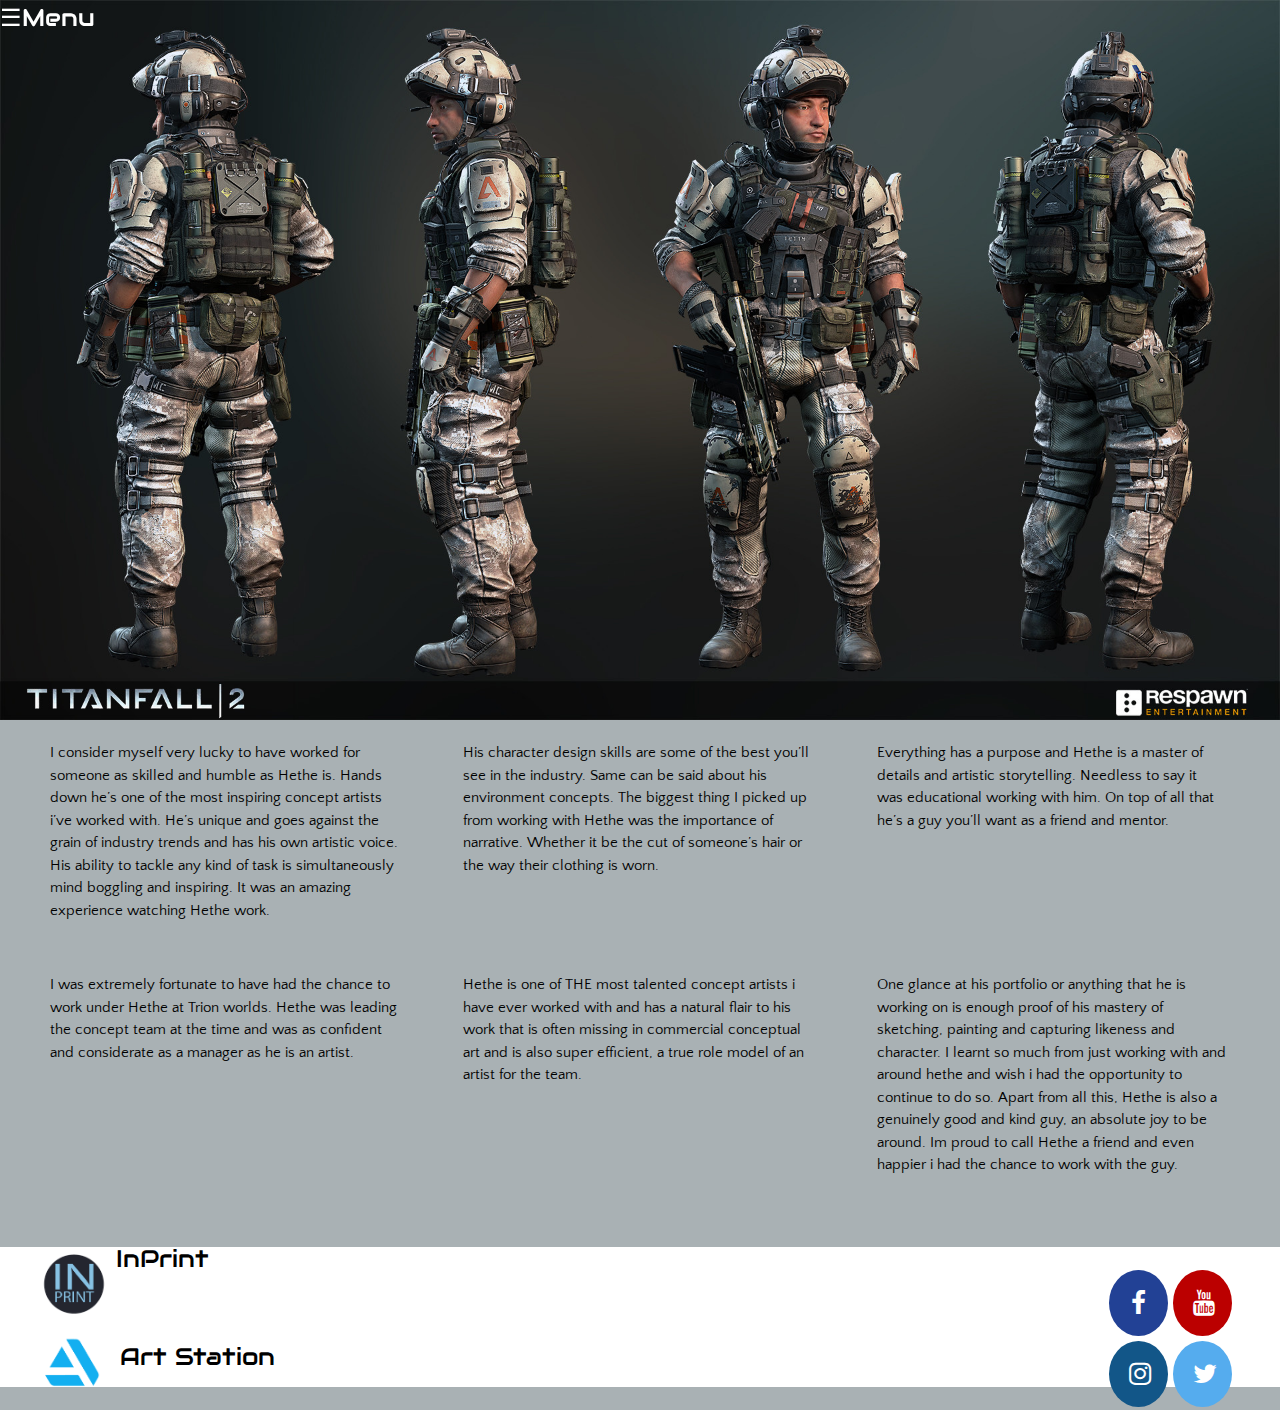
<file: about.html>
<!DOCTYPE html>
<html lang="en">
<head>
    <meta charset="utf-8">
    <meta name="viewport" content="width=device-width, initial-scale=1.0">
    <title>Hethe Srodawa Concepts</title>
    <link rel="stylesheet" href="https://www.w3schools.com/w3css/4/w3.css">
    <link rel="stylesheet" href="css/styles.css">
    <link href="https://fonts.googleapis.com/css?family=Quattrocento+Sans|Audiowide" rel="stylesheet">
    <link rel="stylesheet" href="https://www.w3schools.com/w3css/4/w3.css">
    <link rel="stylesheet" href="https://cdnjs.cloudflare.com/ajax/libs/font-awesome/4.7.0/css/font-awesome.min.css">
</head>

<body>
<div id="mySidenav" class="sidenav">
        <div id="menu">
            <a href="javascript:void(0)" class="closebtn" onclick="closeNav()">&times;</a>
            <a href="index.html">Home</a>
            <a href="about.html">About</a>
            <a href="store.html">Store</a>
            <a href="store.html">Say hi!</a>
            <a href="store.html">Process</a>    
        </div>
    </div>
<div id="mySidenav" class="button" onclick="openNav()" style="cursor:pointer">&#9776;Menu</div>
    <div id="header">
            <img class="mySlides w3-animate-fading" src="img/d953a455e2e645f02417132f3b281d58.jpg">
            <img class="mySlides w3-animate-fading" src="img/red2.jpg">
            <img class="mySlides w3-animate-fading" src="img/gta1.jpg">
            <img class="mySlides w3-animate-fading" src="img/Regie-santiago-kane-knife-pose-1-.jpg">
        </div>
    <div id="main">
        <div id="text">
        <p id="textfield">I consider myself very lucky to have worked for someone as skilled and humble as Hethe is. Hands down he’s one of the most inspiring concept artists i’ve worked with. He’s unique and goes against the grain of industry trends and has his own artistic voice. His ability to tackle any kind of task is simultaneously mind boggling and inspiring. It was an amazing experience watching Hethe work.</p>
        <p id="textfield">His character design skills are some of the best you’ll see in the industry. Same can be said about his environment concepts. The biggest thing I picked up from working with Hethe was the importance of narrative. Whether it be the cut of someone’s hair or the way their clothing is worn.</p>
        <p id="textfield">Everything has a purpose and Hethe is a master of details and artistic storytelling. Needless to say it was educational working with him. On top of all that he’s a guy you’ll want as a friend and mentor.</p>
        <p id="textfield">I was extremely fortunate to have had the chance to work under Hethe at Trion worlds. Hethe was leading the concept team at the time and was as confident and considerate as a manager as he is an artist.</p>
        <p id="textfield">Hethe is one of THE most talented concept artists i have ever worked with and has a natural flair to his work that is often missing in commercial conceptual art and is also super efficient, a true role model of an artist for the team.</p>
        <p id="textfield">One glance at his portfolio or anything that he is working on is enough proof of his mastery of sketching, painting and capturing likeness and character. I learnt so much from just working with and around hethe and wish i had the opportunity to continue to do so. Apart from all this, Hethe is also a genuinely good and kind guy, an absolute joy to be around. Im proud to call Hethe a friend and even happier i had the chance to work with the guy.</p>
        </div>
    </div>
    <div id="feet">
        <div id="first">
            <img src="img/Inprint.png" id="print">
            <a href="https://www.inprnt.com/gallery/hethe/" class="links" id="firstlink">InPrint</a>
        </div>
        <div id="second">
            <img src="img/e46545_6e65aaf9d5324fccbaba3dd5a2601519~mv2.png" id="art">
            <a href="https://www.artstation.com/hethe" class="links" id="secondlink">Art Station</a>
        </div>
        <div id="icon">
            <ul id="icon">
                <a href="#"><li><i class="fa fa-facebook" id="detail"></i></li></a>
                <a href="#"><li><i class="fa fa-youtube" id="detail"></i></li></a>
                <a href="#"><li><i class="fa fa-instagram" id="detail"></i></li></a>
                <a href="#"><li><i class="fa fa-twitter" id="detail"></i></li></a>
            </ul>
        </div>
    </div>
    <script src="js/main.js"></script>
</body>
</html>
</file>
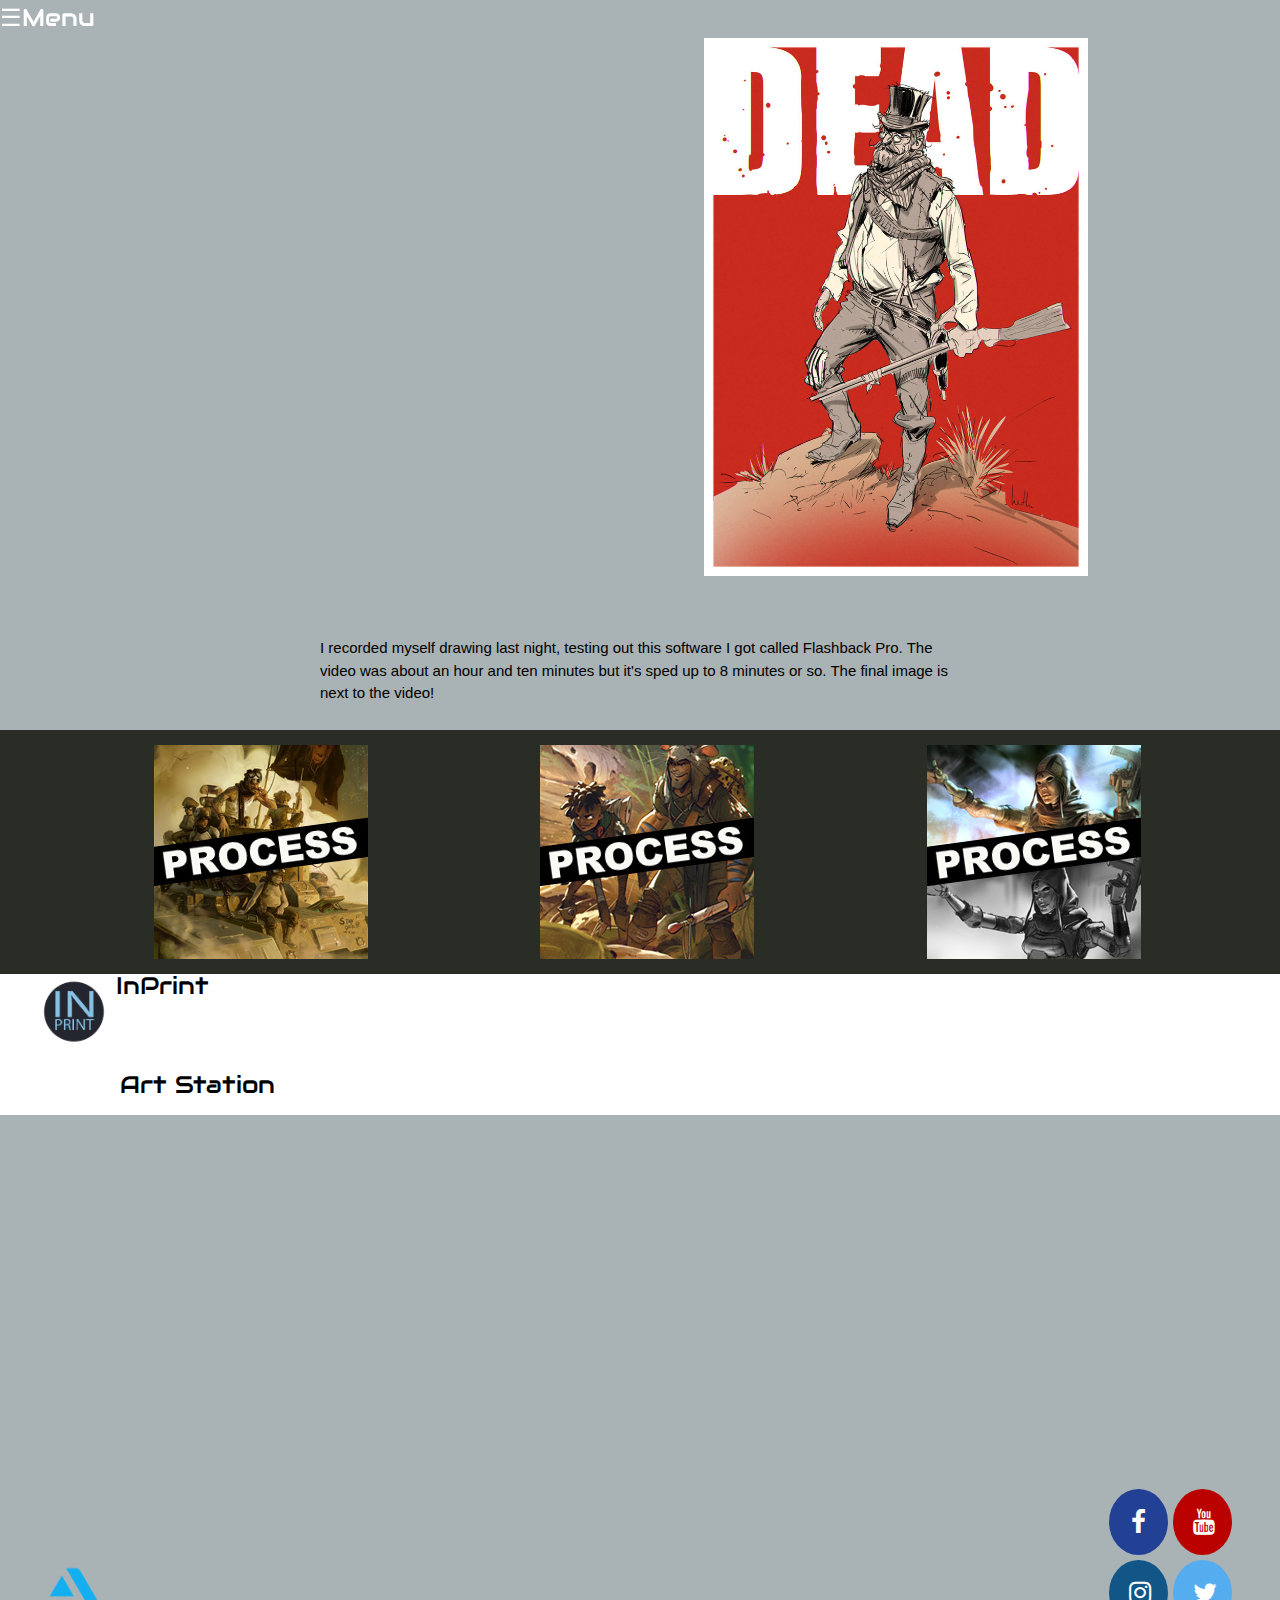
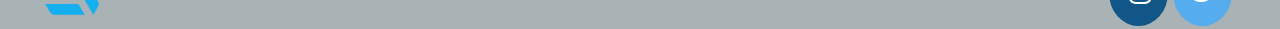
<file: process.html>
<!DOCTYPE html>
<html lang="en">
<head>
    <meta charset="utf-8">
    <meta name="viewport" content="width=device-width, initial-scale=1.0">
    <title>Process</title>
    <link rel="stylesheet" href="css/process.css">
    <link href="https://fonts.googleapis.com/css?family=Quattrocento+Sans|Audiowide" rel="stylesheet">
    <link rel="stylesheet" href="https://www.w3schools.com/w3css/4/w3.css">
    <link rel="stylesheet" href="https://cdnjs.cloudflare.com/ajax/libs/font-awesome/4.7.0/css/font-awesome.min.css">
</head>

<body>
    <div id="mySidenav" class="sidenav">
        <div id="menu">
            <a href="javascript:void(0)" class="closebtn" onclick="closeNav()">&times;</a>
            <a href="#">Home</a>
            <a href="#">About</a>
            <a href="store.html">Store</a>
            <a href="#">Say hi!</a>
            <a href="process.html">Process</a>    
        </div>
    </div>
    <div id="mySidenav" class="button" onclick="openNav()" style="cursor:pointer">&#9776;Menu</div>
    <script src="js/main.js"></script>
    <div id="main2">
    <iframe id="vidred" src="https://www.youtube.com/embed/ZiJaw90y6_k?controls=1" frameborder="0" allowfullscreen></iframe>
    <img src="img/red_dead02.jpg" id="red2">
    <p id="text">I recorded myself drawing last night, testing out this software I got called Flashback Pro. The video was about an hour and ten minutes but it's sped up to 8 minutes or so. The final image is next to the video!</p>
    </div>
    <div id="body2">
        <a href="https://www.hethe.com/faginslotprocess"><img src="img/pro.jpg" class="link"></a>
        <a href="https://www.hethe.com/thehuntprocess"><img src="img/pro2.jpg" class="link"></a>
        <a href="https://www.hethe.com/titanfall2process"><img src="img/tf2pro.jpg" class="link"></a>
    </div>
     <div id="feet">
        <div id="first">
            <img src="img/Inprint.png" id="print">
            <a href="https://www.inprnt.com/gallery/hethe/" class="links" id="firstlink">InPrint</a>
        </div>
        <div id="second">
            <img src="img/e46545_6e65aaf9d5324fccbaba3dd5a2601519~mv2.png" id="art">
            <a href="https://www.artstation.com/hethe" class="links" id="secondlink">Art Station</a>
        </div>
        <div id="icon">
            <ul id="icon">
                <a href="#"><li><i class="fa fa-facebook" id="detail"></i></li></a>
                <a href="#"><li><i class="fa fa-youtube" id="detail"></i></li></a>
                <a href="#"><li><i class="fa fa-instagram" id="detail"></i></li></a>
                <a href="#"><li><i class="fa fa-twitter" id="detail"></i></li></a>
            </ul>
        </div>
    </div>
</body>
</html>
</file>
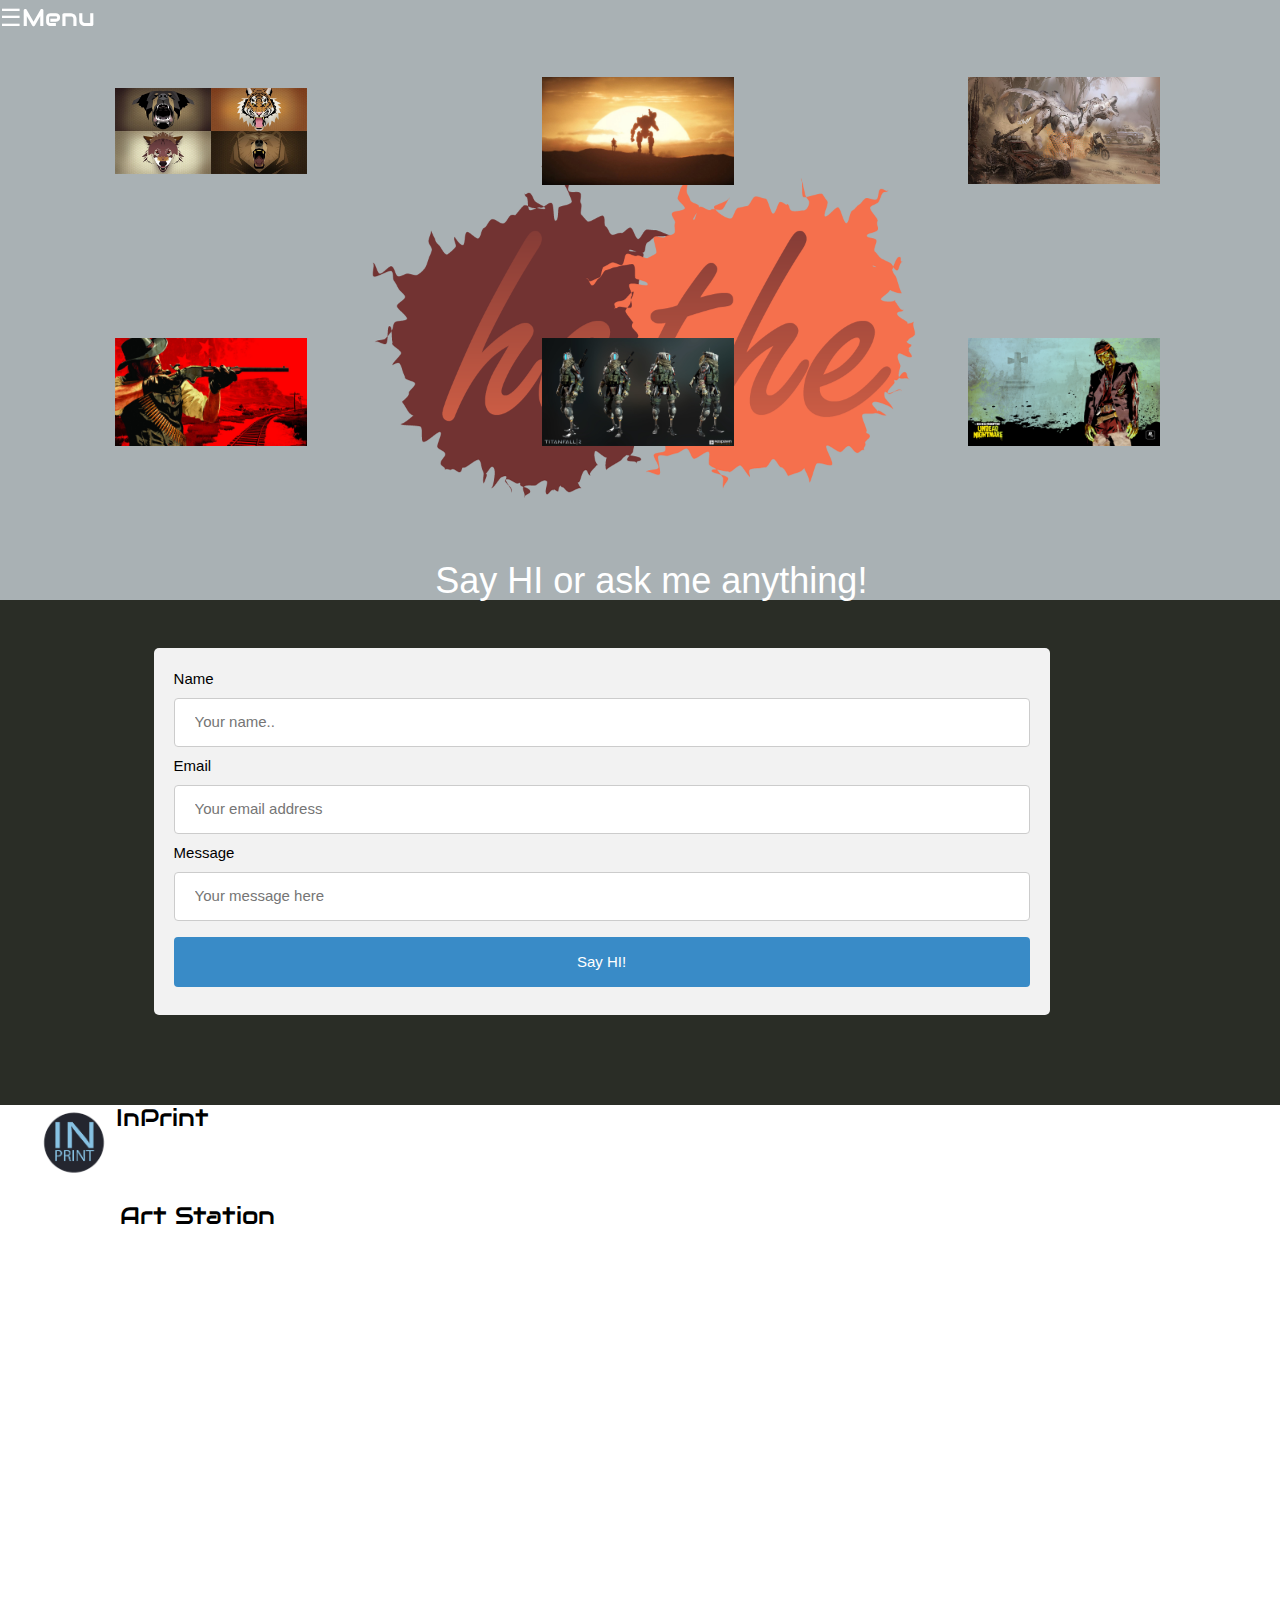
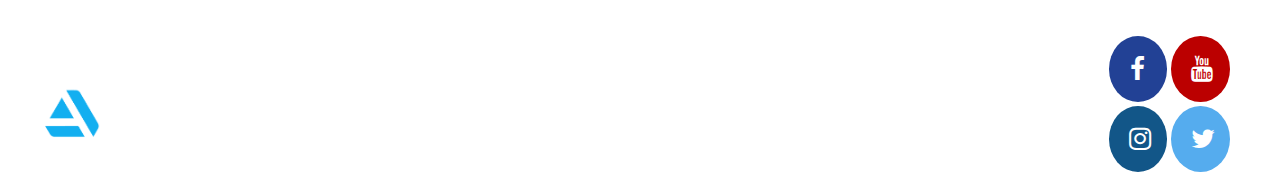
<file: store.html>
<!DOCTYPE html>
<html lang="en">
<head>
    <meta charset="utf-8">
    <meta name="viewport" content="width=device-width, initial-scale=1.0">
    <title>Store</title>
    <link rel="stylesheet" href="css/store.css">
    <link href="https://fonts.googleapis.com/css?family=Quattrocento+Sans|Audiowide" rel="stylesheet">
    <link rel="stylesheet" href="https://www.w3schools.com/w3css/4/w3.css">
    <link rel="stylesheet" href="https://cdnjs.cloudflare.com/ajax/libs/font-awesome/4.7.0/css/font-awesome.min.css">
</head>

<body>
    <div id="mySidenav" class="sidenav">
        <div id="menu">
            <a href="javascript:void(0)" class="closebtn" onclick="closeNav()">&times;</a>
            <a href="index.html">Home</a>
            <a href="about.html">About</a>
            <a href="store.html">Store</a>
            <a href="#">Say hi!</a>
            <a href="process.html">Process</a>    
        </div>
    </div>
    <div id="mySidenav" class="button" onclick="openNav()" style="cursor:pointer">&#9776;Menu</div>
    <div id="main">
        <img class="buy" src="img/hethe-srodawa-czfqhrsweae-fx7.jpg" onclick="onClick(this)" style="cursor:pointer">
        <img class="buy" src="img/titanfall_2_become_one-1920x1080.jpg" onclick="onClick(this)" style="cursor:pointer">
        <img class="buy" src="img/hethe-srodawa-takedown.jpg" onclick="onClick(this)" style="cursor:pointer">
        <img class="buy" src="img/red3.jpg" onclick="onClick(this)" style="cursor:pointer">
        <img class="buy" src="img/Phase_Shift_2.jpg" onclick="onClick(this)" style="cursor:pointer">
        <img class="buy" src="img/red4.jpg" onclick="onClick(this)" style="cursor:pointer">
    </div>
    <div id="modal01" class="w3-modal" onclick="this.style.display='none'">
    <span class="w3-button w3-hover-red w3-xlarge w3-display-topright">&times;</span>
    <div class="w3-modal-content w3-animate-zoom">
    <img id="img01" style="width:100%">
    </div>
    </div>
    <div id="send">
        <h2 id="title">Say HI or ask me anything!</h2>
        <div id="border">
            <form action="/action_page.php">
                <label for="fname">Name</label>
                <input type="text" id="fname" name="firstname" placeholder="Your name..">

                <label for="lname">Email</label>
                <input type="text" id="lname" name="lastname" placeholder="Your email address">

                <label for="country">Message</label>
                <input type="text" id="message" name="message" placeholder="Your message here">
  
                <input type="submit" value="Say HI!">
            </form>
        </div>
            <div id="feet">
        <div id="first">
            <img src="img/Inprint.png" id="print">
            <a href="https://www.inprnt.com/gallery/hethe/" class="links" id="firstlink">InPrint</a>
        </div>
        <div id="second">
            <img src="img/e46545_6e65aaf9d5324fccbaba3dd5a2601519~mv2.png" id="art">
            <a href="https://www.artstation.com/hethe" class="links" id="secondlink">Art Station</a>
        </div>
        <div id="icon">
            <ul id="icon">
                <a href="#"><li><i class="fa fa-facebook" id="detail"></i></li></a>
                <a href="#"><li><i class="fa fa-youtube" id="detail"></i></li></a>
                <a href="#"><li><i class="fa fa-instagram" id="detail"></i></li></a>
                <a href="#"><li><i class="fa fa-twitter" id="detail"></i></li></a>
            </ul>
        </div>
    </div>
    </div>
    <script src="js/main.js"></script>
</body>
</html>
</file>
<file: css/styles.css>
@media screen and (min-width: 768px) {
  /* main body and side-nav */
  /* http://meyerweb.com/eric/tools/css/reset/ 
   v2.0 | 20110126
   License: none (public domain)
*/
  html, body, div, span, applet, object, iframe,
  h1, h2, h3, h4, h5, h6, p, blockquote, pre,
  a, abbr, acronym, address, big, cite, code,
  del, dfn, em, img, ins, kbd, q, s, samp,
  small, strike, strong, sub, sup, tt, var,
  b, u, i, center,
  dl, dt, dd, ol, ul, li,
  fieldset, form, label, legend,
  table, caption, tbody, tfoot, thead, tr, th, td,
  article, aside, canvas, details, embed,
  figure, figcaption, footer, header, hgroup,
  menu, nav, output, ruby, section, summary,
  time, mark, audio, video {
    margin: 0;
    padding: 0;
    border: 0;
    font-size: 100%;
    font: inherit;
    vertical-align: baseline; }
  /* HTML5 display-role reset for older browsers */
  article, aside, details, figcaption, figure,
  footer, header, hgroup, menu, nav, section {
    display: block; }
  body {
    line-height: 1; }
  ol, ul {
    list-style: none; }
  blockquote, q {
    quotes: none; }
  blockquote:before, blockquote:after,
  q:before, q:after {
    content: '';
    content: none; }
  table {
    border-collapse: collapse;
    border-spacing: 0; }
  .sidenav {
    height: 100%;
    width: 0;
    position: fixed;
    z-index: 10;
    top: 0;
    left: 0;
    background-color: #26282d;
    font-family: 'Audiowide', cursive;
    overflow-x: hidden;
    padding-top: 20px;
    -webkit-transition: 0.5s;
    -o-transition: 0.5s;
    transition: 0.5s; }
  .sidenav a {
    padding: 6px 6px 6px 32px;
    text-decoration: none;
    font-size: 25px;
    color: #818181;
    display: block;
    -webkit-transition: 0.3s;
    -o-transition: 0.3s;
    transition: 0.3s; }
  .sidenav a:hover {
    color: #f1f1f1;
    -webkit-transition: 0.5s;
    -o-transition: 0.5s;
    transition: 0.5s; }
  .sidenav .closebtn {
    position: absolute;
    top: 0;
    right: 25px;
    font-size: 36px;
    margin-left: 50px; }
  .button {
    position: fixed;
    z-index: 2;
    color: white;
    font-family: 'Audiowide', cursive;
    font-size: 24px; }
  #feet {
    background-color: white;
    padding-bottom: 2.5%; }
  #art {
    position: absolute;
    width: 5.5%;
    height: auto;
    bottom: -116%;
    left: 3%; }
  #print {
    position: relative;
    width: 5.5%;
    height: auto;
    left: 3%; }
  #icon {
    width: 33%;
    left: 65%;
    position: absolute;
    display: block;
    bottom: -116%; }
  #detail {
    position: relative;
    margin: 2% 2% 2% 2%;
    float: left;
    font-size: 26px; }
  .fa-twitter {
    background: #55ACEE;
    color: white; }
  .fa-facebook {
    background: #224195;
    color: white; }
  .fa-youtube {
    background: #bb0000;
    color: white; }
  .fa-instagram {
    background: #125688;
    color: white; }
  .fa {
    padding: 20px;
    font-size: 30px;
    width: 42%;
    text-align: center;
    text-decoration: none;
    border-radius: 50%;
    -webkit-transition: 0.5s;
    -o-transition: 0.5s;
    transition: 0.5s; }
  .fa:hover {
    opacity: 0.7;
    -webkit-transition: 0.5s;
    -o-transition: 0.5s;
    transition: 0.5s; }
  .links {
    text-decoration: none;
    font-family: 'Audiowide', cursive;
    -webkit-transition: 0.5s;
    -o-transition: 0.5s;
    transition: 0.5s;
    left: 3%;
    font-size: 24px; }
  .links:hover {
    opacity: 0.6;
    -webkit-transition: 0.5s;
    -o-transition: 0.5s;
    transition: 0.5s; }
  #firstlink {
    position: relative;
    left: 41px;
    top: -20px; }
  #secondlink {
    position: relative;
    bottom: -20px;
    left: 120px; }
  #main {
    transition: margin-left .5s;
    -webkit-transition: margin-left .5s;
    -o-transition: margin-left .5s;
    -moz-transition: margin-left .5s;
    padding: 20px;
    /*Same as the width of the sidenav */ }
  body {
    background-image: url("../img/back.png");
    background-size: cover;
    background-repeat: no-repeat;
    background-attachment: inherit; }
  #header {
    z-index: 1; }
  .mySlides {
    width: 100%;
    height: auto; }
  #text {
    width: 100%; }
  #textfield {
    vertical-align: text-top;
    width: 33%;
    display: inline-block;
    padding: 0 30px 50px 30px;
    font-family: 'Quattrocento Sans', sans-serif;
    color: #000; }
  #icon {
    bottom: -255px; }
  #art {
    bottom: -500px; } }
</file>
<file: css/process.css>
/* http://meyerweb.com/eric/tools/css/reset/ 
   v2.0 | 20110126
   License: none (public domain)
*/
html, body, div, span, applet, object, iframe,
h1, h2, h3, h4, h5, h6, p, blockquote, pre,
a, abbr, acronym, address, big, cite, code,
del, dfn, em, img, ins, kbd, q, s, samp,
small, strike, strong, sub, sup, tt, var,
b, u, i, center,
dl, dt, dd, ol, ul, li,
fieldset, form, label, legend,
table, caption, tbody, tfoot, thead, tr, th, td,
article, aside, canvas, details, embed,
figure, figcaption, footer, header, hgroup,
menu, nav, output, ruby, section, summary,
time, mark, audio, video {
  margin: 0;
  padding: 0;
  border: 0;
  font-size: 100%;
  font: inherit;
  vertical-align: baseline; }

/* HTML5 display-role reset for older browsers */
article, aside, details, figcaption, figure,
footer, header, hgroup, menu, nav, section {
  display: block; }

body {
  line-height: 1; }

ol, ul {
  list-style: none; }

blockquote, q {
  quotes: none; }

blockquote:before, blockquote:after,
q:before, q:after {
  content: '';
  content: none; }

table {
  border-collapse: collapse;
  border-spacing: 0; }

.sidenav {
  height: 100%;
  width: 0;
  position: fixed;
  z-index: 10;
  top: 0;
  left: 0;
  background-color: #26282d;
  font-family: 'Audiowide', cursive;
  overflow-x: hidden;
  padding-top: 20px;
  -webkit-transition: 0.5s;
  -o-transition: 0.5s;
  transition: 0.5s; }

.sidenav a {
  padding: 6px 6px 6px 32px;
  text-decoration: none;
  font-size: 25px;
  color: #818181;
  display: block;
  -webkit-transition: 0.3s;
  -o-transition: 0.3s;
  transition: 0.3s; }

.sidenav a:hover {
  color: #f1f1f1;
  -webkit-transition: 0.5s;
  -o-transition: 0.5s;
  transition: 0.5s; }

.sidenav .closebtn {
  position: absolute;
  top: 0;
  right: 25px;
  font-size: 36px;
  margin-left: 50px; }

.button {
  position: fixed;
  z-index: 2;
  color: white;
  font-family: 'Audiowide', cursive;
  font-size: 24px; }

#feet {
  background-color: white;
  padding-bottom: 2.5%; }

#art {
  position: absolute;
  width: 5.5%;
  height: auto;
  bottom: -116%;
  left: 3%; }

#print {
  position: relative;
  width: 5.5%;
  height: auto;
  left: 3%; }

#icon {
  width: 33%;
  left: 65%;
  position: absolute;
  display: block;
  bottom: -116%; }

#detail {
  position: relative;
  margin: 2% 2% 2% 2%;
  float: left;
  font-size: 26px; }

.fa-twitter {
  background: #55ACEE;
  color: white; }

.fa-facebook {
  background: #224195;
  color: white; }

.fa-youtube {
  background: #bb0000;
  color: white; }

.fa-instagram {
  background: #125688;
  color: white; }

.fa {
  padding: 20px;
  font-size: 30px;
  width: 42%;
  text-align: center;
  text-decoration: none;
  border-radius: 50%;
  -webkit-transition: 0.5s;
  -o-transition: 0.5s;
  transition: 0.5s; }

.fa:hover {
  opacity: 0.7;
  -webkit-transition: 0.5s;
  -o-transition: 0.5s;
  transition: 0.5s; }

.links {
  text-decoration: none;
  font-family: 'Audiowide', cursive;
  -webkit-transition: 0.5s;
  -o-transition: 0.5s;
  transition: 0.5s;
  left: 3%;
  font-size: 24px; }

.links:hover {
  opacity: 0.6;
  -webkit-transition: 0.5s;
  -o-transition: 0.5s;
  transition: 0.5s; }

#firstlink {
  position: relative;
  left: 41px;
  top: -20px; }

#secondlink {
  position: relative;
  bottom: -20px;
  left: 120px; }

#main2 {
  width: 100%;
  height: auto;
  top: 10%; }

#red2 {
  width: 30%;
  height: auto;
  position: absolute;
  left: 55%;
  padding-top: 3%; }

#vidred {
  width: 30%;
  height: 605px;
  left: 15%;
  position: relative;
  z-index: 1;
  padding-top: 3%; }

body {
  background-color: #a9b2b4; }

#body2 {
  background-color: #2a2d26;
  z-index: 2; }

.link {
  margin: 15px;
  left: 33%;
  display: inline-block;
  margin-left: 12%; }

#art {
  bottom: -81%; }

#icon {
  bottom: -81%; }

#text {
  padding-top: 2%;
  margin: 0 25% 2% 25%; }
</file>
<file: css/store.css>
@media screen and (min-width: 768px) {
  /* http://meyerweb.com/eric/tools/css/reset/ 
   v2.0 | 20110126
   License: none (public domain)
*/
  html, body, div, span, applet, object, iframe,
  h1, h2, h3, h4, h5, h6, p, blockquote, pre,
  a, abbr, acronym, address, big, cite, code,
  del, dfn, em, img, ins, kbd, q, s, samp,
  small, strike, strong, sub, sup, tt, var,
  b, u, i, center,
  dl, dt, dd, ol, ul, li,
  fieldset, form, label, legend,
  table, caption, tbody, tfoot, thead, tr, th, td,
  article, aside, canvas, details, embed,
  figure, figcaption, footer, header, hgroup,
  menu, nav, output, ruby, section, summary,
  time, mark, audio, video {
    margin: 0;
    padding: 0;
    border: 0;
    font-size: 100%;
    font: inherit;
    vertical-align: baseline; }
  /* HTML5 display-role reset for older browsers */
  article, aside, details, figcaption, figure,
  footer, header, hgroup, menu, nav, section {
    display: block; }
  body {
    line-height: 1; }
  ol, ul {
    list-style: none; }
  blockquote, q {
    quotes: none; }
  blockquote:before, blockquote:after,
  q:before, q:after {
    content: '';
    content: none; }
  table {
    border-collapse: collapse;
    border-spacing: 0; }
  .sidenav {
    height: 100%;
    width: 0;
    position: fixed;
    z-index: 10;
    top: 0;
    left: 0;
    background-color: #26282d;
    font-family: 'Audiowide', cursive;
    overflow-x: hidden;
    padding-top: 20px;
    -webkit-transition: 0.5s;
    -o-transition: 0.5s;
    transition: 0.5s; }
  .sidenav a {
    padding: 6px 6px 6px 32px;
    text-decoration: none;
    font-size: 25px;
    color: #818181;
    display: block;
    -webkit-transition: 0.3s;
    -o-transition: 0.3s;
    transition: 0.3s; }
  .sidenav a:hover {
    color: #f1f1f1;
    -webkit-transition: 0.5s;
    -o-transition: 0.5s;
    transition: 0.5s; }
  .sidenav .closebtn {
    position: absolute;
    top: 0;
    right: 25px;
    font-size: 36px;
    margin-left: 50px; }
  .button {
    position: fixed;
    z-index: 2;
    color: white;
    font-family: 'Audiowide', cursive;
    font-size: 24px; }
  #feet {
    background-color: white;
    padding-bottom: 2.5%; }
  #art {
    position: absolute;
    width: 5.5%;
    height: auto;
    bottom: -116%;
    left: 3%; }
  #print {
    position: relative;
    width: 5.5%;
    height: auto;
    left: 3%; }
  #icon {
    width: 33%;
    left: 65%;
    position: absolute;
    display: block;
    bottom: -116%; }
  #detail {
    position: relative;
    margin: 2% 2% 2% 2%;
    float: left;
    font-size: 26px; }
  .fa-twitter {
    background: #55ACEE;
    color: white; }
  .fa-facebook {
    background: #224195;
    color: white; }
  .fa-youtube {
    background: #bb0000;
    color: white; }
  .fa-instagram {
    background: #125688;
    color: white; }
  .fa {
    padding: 20px;
    font-size: 30px;
    width: 42%;
    text-align: center;
    text-decoration: none;
    border-radius: 50%;
    -webkit-transition: 0.5s;
    -o-transition: 0.5s;
    transition: 0.5s; }
  .fa:hover {
    opacity: 0.7;
    -webkit-transition: 0.5s;
    -o-transition: 0.5s;
    transition: 0.5s; }
  .links {
    text-decoration: none;
    font-family: 'Audiowide', cursive;
    -webkit-transition: 0.5s;
    -o-transition: 0.5s;
    transition: 0.5s;
    left: 3%;
    font-size: 24px; }
  .links:hover {
    opacity: 0.6;
    -webkit-transition: 0.5s;
    -o-transition: 0.5s;
    transition: 0.5s; }
  #firstlink {
    position: relative;
    left: 41px;
    top: -20px; }
  #secondlink {
    position: relative;
    bottom: -20px;
    left: 120px; }
  #font {
    font-family: 'Roboto Condensed', sans-serif; }
  #main {
    background-image: url("../img/back.png");
    padding-bottom: 6%;
    background-size: cover;
    background-repeat: no-repeat;
    background-attachment: fixed; }
  #send {
    background-color: #2a2d26;
    padding-top: 5%; }
  #contact {
    width: 33%;
    display: inline-block;
    padding: 0px 30px 60px 30px; }
  #detail {
    margin-left: 10%; }
  input[type=text], select {
    width: 100%;
    padding: 12px 20px;
    margin: 8px 0;
    display: inline-block;
    border: 1px solid #ccc;
    border-radius: 4px;
    -webkit-box-sizing: border-box;
    box-sizing: border-box; }
  input[type=submit] {
    width: 100%;
    background-color: #398bc7;
    color: white;
    padding: 14px 20px;
    margin: 8px 0;
    border: none;
    border-radius: 4px;
    cursor: pointer;
    -webkit-transition: 0.5s;
    -o-transition: 0.5s;
    transition: 0.5s; }
  input[type=submit]:hover {
    background-color: #45a049;
    -webkit-transition: 0.5s;
    -o-transition: 0.5s;
    transition: 0.5s; }
  #border {
    border-radius: 5px;
    background-color: #f2f2f2;
    padding: 20px;
    margin-left: 12%;
    width: 70%;
    position: relative;
    top: -90px; }
  #foot {
    padding-top: 20%;
    margin-top: 5%;
    margin-left: 27%; }
  .buy {
    width: 15%;
    height: auto;
    margin: 6% 9% 6% 9%; }
  #red {
    left: 33%;
    position: relative; }
  #title {
    font-family: 'Roboto Condensed', sans-serif;
    font-size: 36px;
    color: white;
    position: relative;
    left: 34%;
    top: -120px;
    margin-right: 750px; }
  #art {
    top: 186.5%; }
  #detail {
    margin: 2px; }
  #icon {
    bottom: -97.1%; } }
</file>
